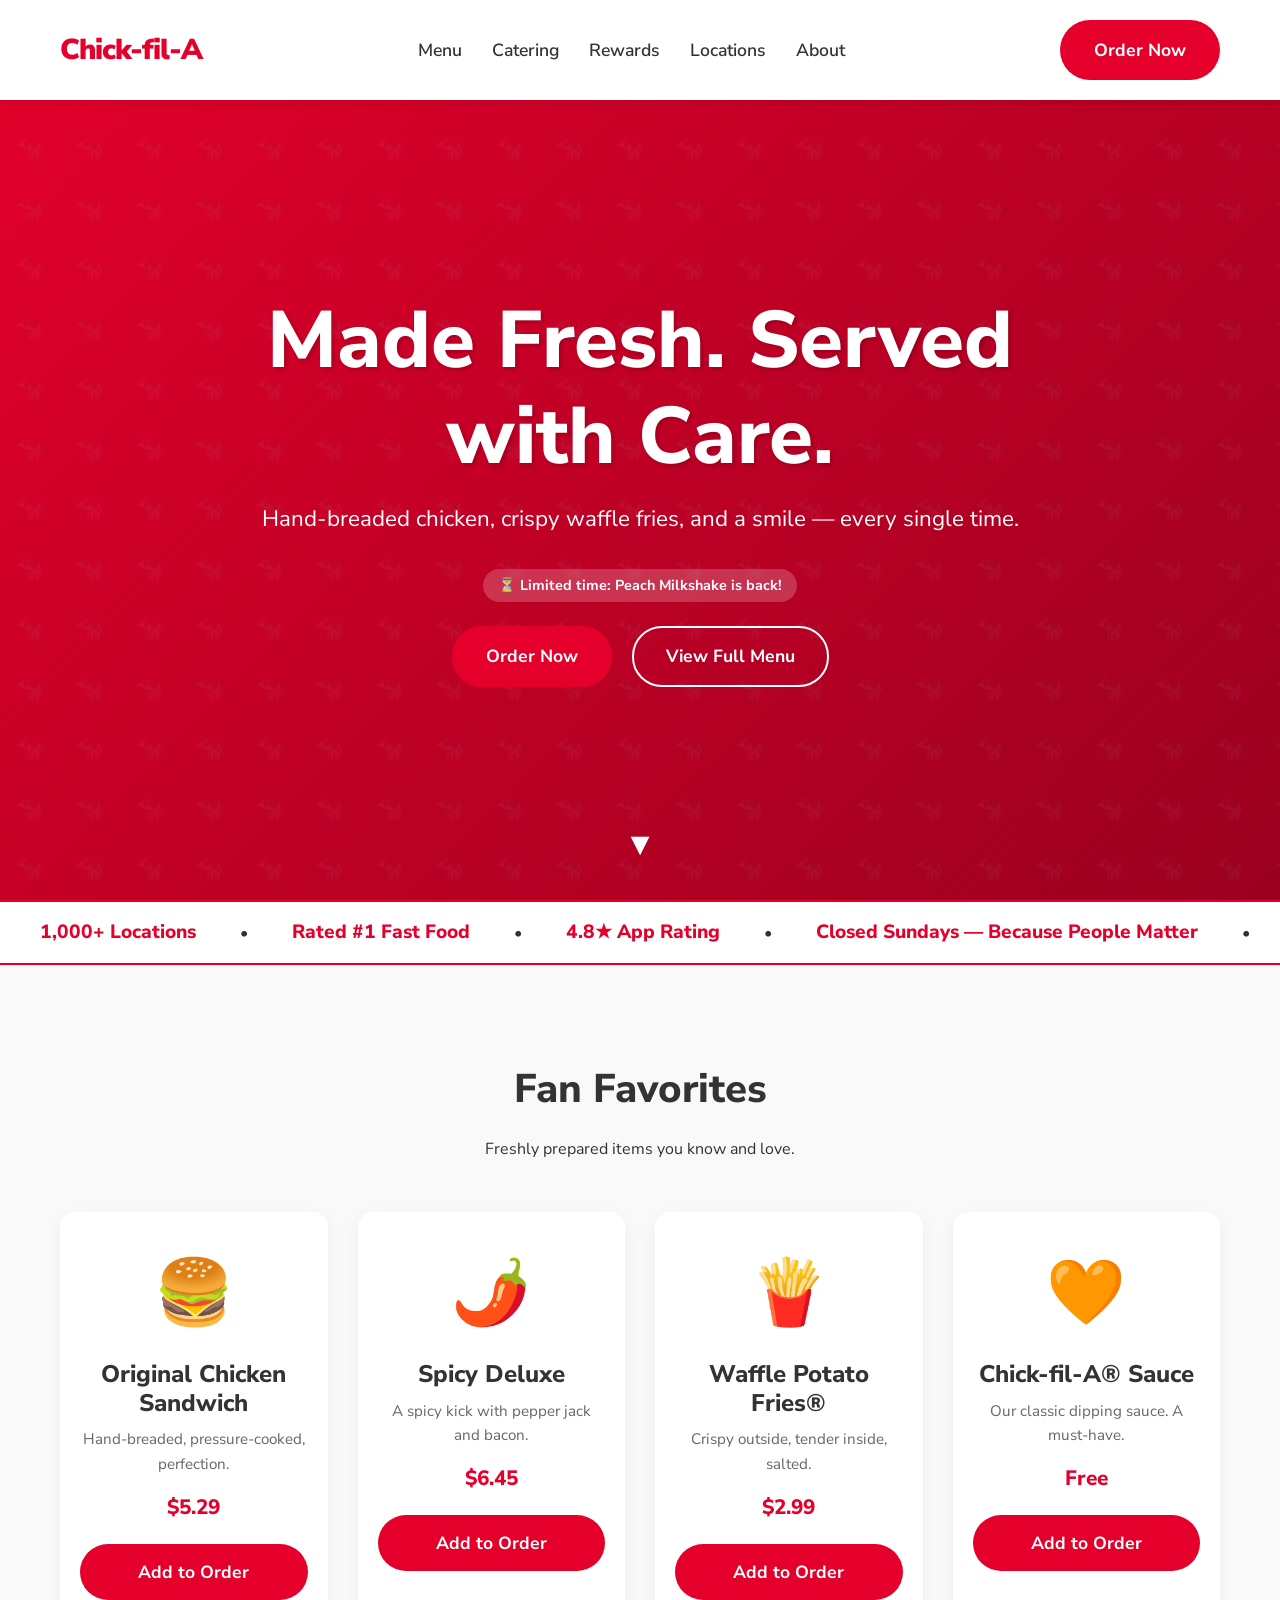
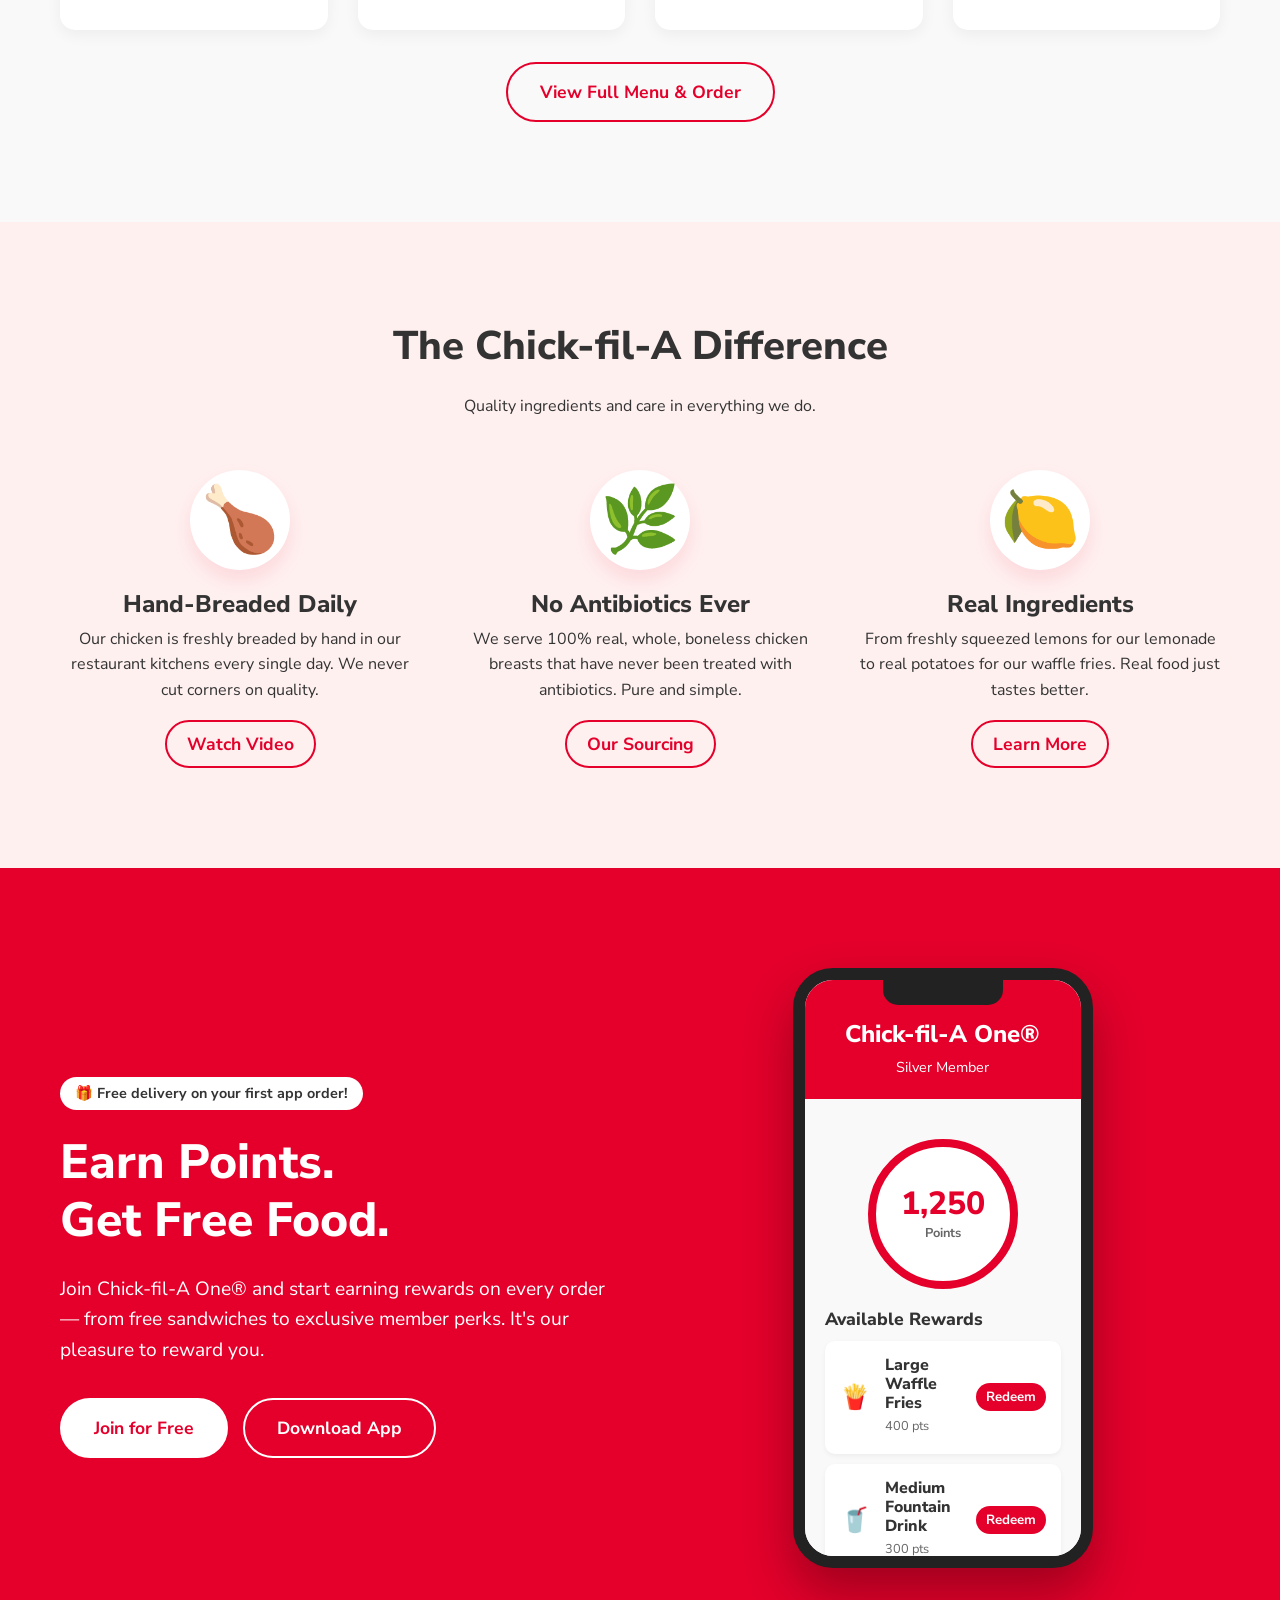
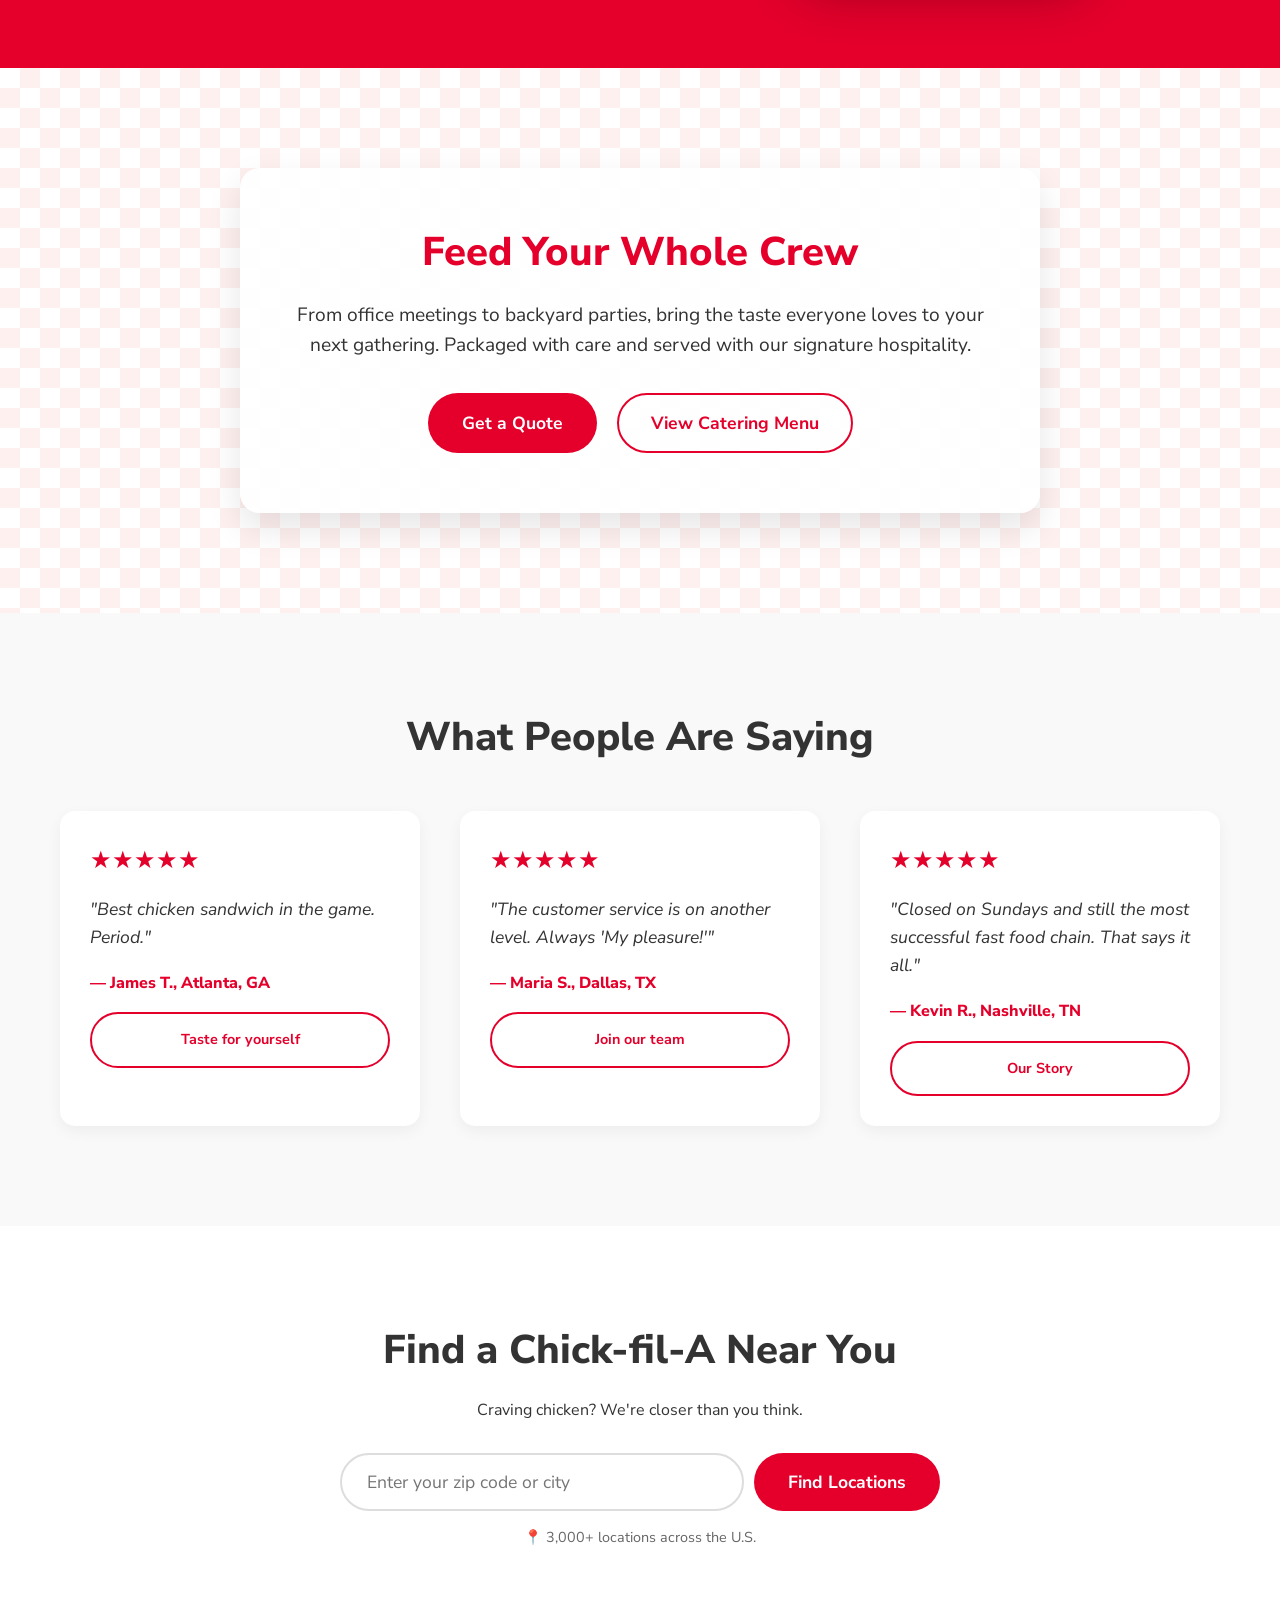
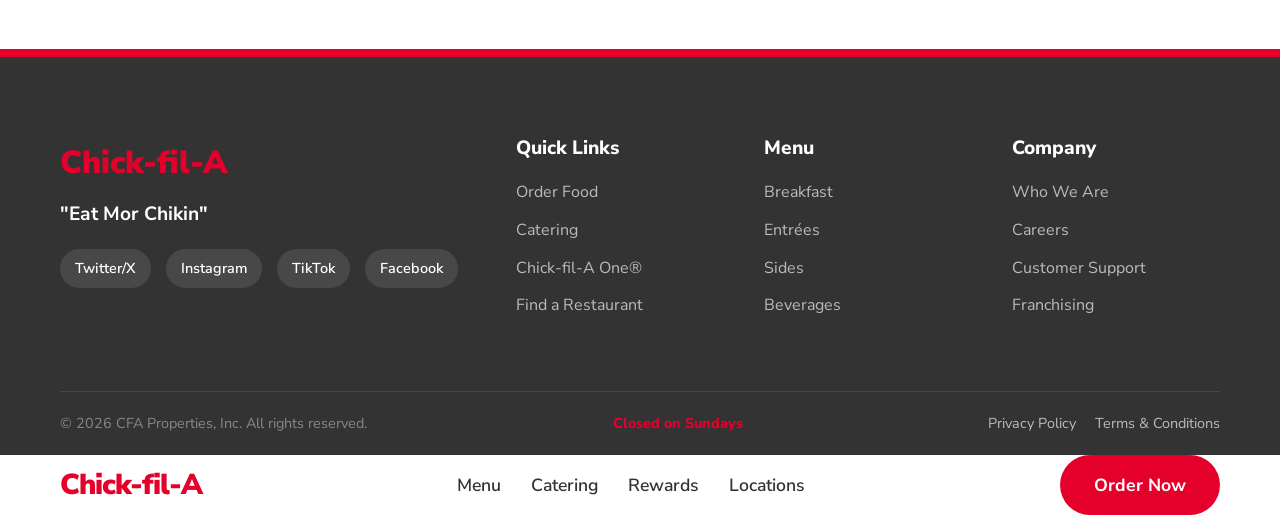
<file: index.html>
<!DOCTYPE html>
<html lang="en">
<head>
    <meta charset="UTF-8">
    <meta name="viewport" content="width=device-width, initial-scale=1.0">
    <title>Chick-fil-A | Made Fresh. Served with Care.</title>
    <link rel="preconnect" href="https://fonts.googleapis.com">
    <link rel="preconnect" href="https://fonts.gstatic.com" crossorigin>
    <link href="https://fonts.googleapis.com/css2?family=Nunito+Sans:wght@400;600;700;800;900&display=swap" rel="stylesheet">
    <link rel="stylesheet" href="style.css">
</head>
<body>

    <header id="header">
        <div class="container nav-container">
            <a href="#" class="logo">Chick-fil-A</a>
            <nav class="nav-links" id="nav-links">
                <a href="#menu" class="nav-item">Menu</a>
                <a href="#catering" class="nav-item">Catering</a>
                <a href="#rewards" class="nav-item">Rewards</a>
                <a href="#locations" class="nav-item">Locations</a>
                <a href="#about" class="nav-item">About</a>
                <a href="#menu" class="btn btn-primary d-mobile-only" style="display:none; width:100%; margin-top:20px;">Order Now</a>
            </nav>
            <a href="#menu" class="btn btn-primary nav-cta">Order Now</a>
            <button class="hamburger" id="hamburger" aria-label="Toggle menu" aria-expanded="false">☰</button>
        </div>
    </header>

    <section class="hero" id="hero">
        <div class="hero-bg"></div>
        <div class="cow-pattern"></div>
        <div class="container hero-content">
            <h1>Made Fresh. Served with Care.</h1>
            <p>Hand-breaded chicken, crispy waffle fries, and a smile — every single time.</p>
            <span class="microcopy">⏳ Limited time: Peach Milkshake is back!</span>
            <div class="hero-btns">
                <a href="#menu" class="btn btn-primary">Order Now</a>
                <a href="#menu" class="btn btn-outline">View Full Menu</a>
            </div>
        </div>
        <a href="#social-proof" class="scroll-down" aria-label="Scroll down">▼</a>
    </section>

    <section id="social-proof" class="social-proof">
        <div class="marquee">
            <span>1,000+ Locations</span> • 
            <span>Rated #1 Fast Food</span> • 
            <span>4.8★ App Rating</span> • 
            <span>Closed Sundays — Because People Matter</span> • 
            <span>100M+ Meals Served</span> • 
            <span>1,000+ Locations</span> • 
            <span>Rated #1 Fast Food</span> • 
            <span>4.8★ App Rating</span> • 
            <span>Closed Sundays — Because People Matter</span> • 
            <span>100M+ Meals Served</span>
        </div>
    </section>

    <section id="menu" class="section bg-gray">
        <div class="container">
            <div class="text-center reveal">
                <h2>Fan Favorites</h2>
                <p>Freshly prepared items you know and love.</p>
            </div>
            
            <div class="grid-4">
                <div class="menu-card reveal">
                    <div class="menu-icon">🍔</div>
                    <h3>Original Chicken Sandwich</h3>
                    <p>Hand-breaded, pressure-cooked, perfection.</p>
                    <div class="price">$5.29</div>
                    <button class="btn btn-primary" onclick="alert('Added to order!')">Add to Order</button>
                </div>
                
                <div class="menu-card reveal" style="transition-delay: 0.1s;">
                    <div class="menu-icon">🌶️</div>
                    <h3>Spicy Deluxe</h3>
                    <p>A spicy kick with pepper jack and bacon.</p>
                    <div class="price">$6.45</div>
                    <button class="btn btn-primary" onclick="alert('Added to order!')">Add to Order</button>
                </div>
                
                <div class="menu-card reveal" style="transition-delay: 0.2s;">
                    <div class="menu-icon">🍟</div>
                    <h3>Waffle Potato Fries®</h3>
                    <p>Crispy outside, tender inside, salted.</p>
                    <div class="price">$2.99</div>
                    <button class="btn btn-primary" onclick="alert('Added to order!')">Add to Order</button>
                </div>
                
                <div class="menu-card reveal" style="transition-delay: 0.3s;">
                    <div class="menu-icon">🧡</div>
                    <h3>Chick-fil-A® Sauce</h3>
                    <p>Our classic dipping sauce. A must-have.</p>
                    <div class="price">Free</div>
                    <button class="btn btn-primary" onclick="alert('Added to order!')">Add to Order</button>
                </div>
            </div>

            <div class="text-center mt-2 reveal">
                <a href="#menu" class="btn btn-outline-red">View Full Menu & Order</a>
            </div>
        </div>
    </section>

    <section id="about" class="section bg-light-red">
        <div class="container">
            <div class="text-center reveal mb-2">
                <h2>The Chick-fil-A Difference</h2>
                <p>Quality ingredients and care in everything we do.</p>
            </div>

            <div class="grid-3">
                <div class="feature-item reveal">
                    <div class="feature-icon">🍗</div>
                    <h3>Hand-Breaded Daily</h3>
                    <p>Our chicken is freshly breaded by hand in our restaurant kitchens every single day. We never cut corners on quality.</p>
                    <a href="#about" class="btn btn-outline-red mt-1" style="min-height: 40px; padding: 8px 20px;">Watch Video</a>
                </div>
                
                <div class="feature-item reveal" style="transition-delay: 0.1s;">
                    <div class="feature-icon">🌿</div>
                    <h3>No Antibiotics Ever</h3>
                    <p>We serve 100% real, whole, boneless chicken breasts that have never been treated with antibiotics. Pure and simple.</p>
                    <a href="#about" class="btn btn-outline-red mt-1" style="min-height: 40px; padding: 8px 20px;">Our Sourcing</a>
                </div>

                <div class="feature-item reveal" style="transition-delay: 0.2s;">
                    <div class="feature-icon">🍋</div>
                    <h3>Real Ingredients</h3>
                    <p>From freshly squeezed lemons for our lemonade to real potatoes for our waffle fries. Real food just tastes better.</p>
                    <a href="#about" class="btn btn-outline-red mt-1" style="min-height: 40px; padding: 8px 20px;">Learn More</a>
                </div>
            </div>
        </div>
    </section>

    <section id="rewards" class="section bg-red">
        <div class="container split-layout">
            <div class="reveal">
                <span class="microcopy" style="color:var(--text-dark); background:var(--secondary);">🎁 Free delivery on your first app order!</span>
                <h2 style="font-size: 3rem;">Earn Points.<br>Get Free Food.</h2>
                <p style="font-size: 1.2rem; margin-bottom: 2rem;">Join Chick-fil-A One® and start earning rewards on every order — from free sandwiches to exclusive member perks. It's our pleasure to reward you.</p>
                <div style="display:flex; gap:15px; flex-wrap:wrap;">
                    <a href="#rewards" class="btn btn-outline" style="background:var(--secondary); color:var(--primary);">Join for Free</a>
                    <a href="#rewards" class="btn btn-outline">Download App</a>
                </div>
            </div>

            <div class="reveal">
                <div class="mock-phone">
                    <div class="phone-notch"></div>
                    <div class="phone-header">
                        <h3>Chick-fil-A One®</h3>
                        <p style="font-size: 0.9rem;">Silver Member</p>
                    </div>
                    <div class="phone-body">
                        <div class="points-circle">
                            <h4>1,250</h4>
                            <span>Points</span>
                        </div>
                        <h3 style="font-size: 1.1rem; margin-bottom: 10px;">Available Rewards</h3>
                        <div class="reward-item">
                            <span style="font-size: 1.5rem;">🍟</span>
                            <div>
                                <h4 style="margin:0; font-size:1rem;">Large Waffle Fries</h4>
                                <span style="font-size:0.8rem; color:var(--text-light);">400 pts</span>
                            </div>
                            <button class="btn-primary" style="margin-left:auto; border:none; padding:5px 10px; border-radius:15px; font-weight:bold; cursor:pointer;">Redeem</button>
                        </div>
                        <div class="reward-item">
                            <span style="font-size: 1.5rem;">🥤</span>
                            <div>
                                <h4 style="margin:0; font-size:1rem;">Medium Fountain Drink</h4>
                                <span style="font-size:0.8rem; color:var(--text-light);">300 pts</span>
                            </div>
                            <button class="btn-primary" style="margin-left:auto; border:none; padding:5px 10px; border-radius:15px; font-weight:bold; cursor:pointer;">Redeem</button>
                        </div>
                    </div>
                </div>
            </div>
        </div>
    </section>

    <section id="catering" class="section bg-checkered">
        <div class="container">
            <div class="catering-card text-center reveal">
                <h2 style="color: var(--primary);">Feed Your Whole Crew</h2>
                <p style="font-size: 1.2rem; margin-bottom: 2rem;">From office meetings to backyard parties, bring the taste everyone loves to your next gathering. Packaged with care and served with our signature hospitality.</p>
                <div style="display:flex; gap:20px; justify-content:center; flex-wrap:wrap;">
                    <a href="#catering" class="btn btn-primary">Get a Quote</a>
                    <a href="#catering" class="btn btn-outline-red">View Catering Menu</a>
                </div>
            </div>
        </div>
    </section>

    <section class="section bg-gray">
        <div class="container">
            <div class="text-center reveal mb-2">
                <h2>What People Are Saying</h2>
            </div>
            
            <div class="grid-3">
                <div class="testimonial-card reveal">
                    <div class="stars">★★★★★</div>
                    <p class="quote">"Best chicken sandwich in the game. Period."</p>
                    <p class="author">— James T., Atlanta, GA</p>
                    <a href="#order" class="btn btn-outline-red mt-1" style="width:100%; font-size:0.9rem;">Taste for yourself</a>
                </div>
                
                <div class="testimonial-card reveal" style="transition-delay: 0.1s;">
                    <div class="stars">★★★★★</div>
                    <p class="quote">"The customer service is on another level. Always 'My pleasure!'"</p>
                    <p class="author">— Maria S., Dallas, TX</p>
                    <a href="#jobs" class="btn btn-outline-red mt-1" style="width:100%; font-size:0.9rem;">Join our team</a>
                </div>
                
                <div class="testimonial-card reveal" style="transition-delay: 0.2s;">
                    <div class="stars">★★★★★</div>
                    <p class="quote">"Closed on Sundays and still the most successful fast food chain. That says it all."</p>
                    <p class="author">— Kevin R., Nashville, TN</p>
                    <a href="#about" class="btn btn-outline-red mt-1" style="width:100%; font-size:0.9rem;">Our Story</a>
                </div>
            </div>
        </div>
    </section>

    <section id="locations" class="section">
        <div class="container text-center reveal">
            <div class="location-finder">
                <h2>Find a Chick-fil-A Near You</h2>
                <p>Craving chicken? We're closer than you think.</p>
                <form id="location-form" class="search-form">
                    <input type="text" id="zip-input" placeholder="Enter your zip code or city" required aria-label="Enter zip code or city">
                    <button type="submit" class="btn btn-primary">Find Locations</button>
                </form>
                <p style="font-size: 0.9rem; color: var(--text-light);">📍 3,000+ locations across the U.S.</p>
            </div>
        </div>
    </section>

    <footer>
        <div class="container">
            <div class="footer-grid">
                <div>
                    <a href="#" class="footer-logo">Chick-fil-A</a>
                    <p class="footer-tagline">"Eat Mor Chikin"</p>
                    <div class="social-links">
                        <a href="#twitter" aria-label="Twitter">Twitter/X</a>
                        <a href="#instagram" aria-label="Instagram">Instagram</a>
                        <a href="#tiktok" aria-label="TikTok">TikTok</a>
                        <a href="#facebook" aria-label="Facebook">Facebook</a>
                    </div>
                </div>
                
                <div>
                    <h4>Quick Links</h4>
                    <ul>
                        <li><a href="#menu">Order Food</a></li>
                        <li><a href="#catering">Catering</a></li>
                        <li><a href="#rewards">Chick-fil-A One®</a></li>
                        <li><a href="#locations">Find a Restaurant</a></li>
                    </ul>
                </div>

                <div>
                    <h4>Menu</h4>
                    <ul>
                        <li><a href="#menu">Breakfast</a></li>
                        <li><a href="#menu">Entrées</a></li>
                        <li><a href="#menu">Sides</a></li>
                        <li><a href="#menu">Beverages</a></li>
                    </ul>
                </div>

                <div>
                    <h4>Company</h4>
                    <ul>
                        <li><a href="#about">Who We Are</a></li>
                        <li><a href="#about">Careers</a></li>
                        <li><a href="#about">Customer Support</a></li>
                        <li><a href="#about">Franchising</a></li>
                    </ul>
                </div>
            </div>

            <div class="footer-bottom">
                <p>&copy; 2026 CFA Properties, Inc. All rights reserved.</p>
                <p class="closed-sundays">Closed on Sundays</p>
                <p>
                    <a href="#" style="margin-right:15px; color:#bbb;">Privacy Policy</a>
                    <a href="#" style="color:#bbb;">Terms & Conditions</a>
                </p>
            </div>
        </div>
    </footer>
    <div class="container nav-container">
    <a href="#" class="logo">Chick-fil-A</a>
    
    <nav class="nav-links" id="nav-links">
        <a href="#menu" class="nav-item">Menu</a>
        <a href="#catering" class="nav-item">Catering</a>
        <a href="#rewards" class="nav-item">Rewards</a>
        <a href="#locations" class="nav-item">Locations</a>
    </nav>

    <a href="#menu" class="btn btn-primary nav-cta">Order Now</a>
    
    <button class="hamburger" id="hamburger">☰</button>
</div>

<div class="mobile-sticky-cta">
    <a href="#menu" class="btn btn-primary full-width">Order Now</a>
</div>

    <script src="script.js"></script>
</body>
</html>
</file>
<file: style.css>
:root {
    --primary: #E4002B;
    --secondary: #FFFFFF;
    --accent: #DD0031;
    --text-dark: #333333;
    --text-light: #666666;
    --bg-light: #F9F9F9;
    --bg-red-light: #FFF0F0;
    --transition: all 0.3s ease;
}

* {
    margin: 0;
    padding: 0;
    box-sizing: border-box;
    font-family: 'Nunito Sans', sans-serif;
}

html {
    scroll-behavior: smooth;
}

body {
    color: var(--text-dark);
    background-color: var(--secondary);
    overflow-x: hidden;
    line-height: 1.6;
}

a {
    text-decoration: none;
    color: inherit;
}

ul {
    list-style: none;
}

/* Typography */
h1, h2, h3, h4 {
    font-weight: 800;
    line-height: 1.2;
}

h1 { font-size: 3rem; margin-bottom: 1rem; }
h2 { font-size: 2.5rem; margin-bottom: 1.5rem; }
h3 { font-size: 1.5rem; margin-bottom: 0.5rem; }

.text-center { text-align: center; }
.mt-1 { margin-top: 1rem; }
.mt-2 { margin-top: 2rem; }
.mb-1 { margin-bottom: 1rem; }
.mb-2 { margin-bottom: 2rem; }

/* Buttons */
.btn {
    display: inline-flex;
    align-items: center;
    justify-content: center;
    padding: 14px 32px;
    border-radius: 30px;
    font-weight: 700;
    font-size: 1.1rem;
    cursor: pointer;
    transition: var(--transition);
    min-height: 48px;
    text-align: center;
    border: 2px solid transparent;
}

.btn-primary {
    background-color: var(--primary);
    color: var(--secondary);
}

.btn-primary:hover {
    background-color: var(--accent);
    transform: translateY(-2px);
    box-shadow: 0 4px 12px rgba(228, 0, 43, 0.3);
}

.btn-outline {
    background-color: transparent;
    color: var(--secondary);
    border-color: var(--secondary);
}

.btn-outline:hover {
    background-color: var(--secondary);
    color: var(--primary);
    transform: translateY(-2px);
}

.btn-outline-red {
    background-color: transparent;
    color: var(--primary);
    border-color: var(--primary);
}

.btn-outline-red:hover {
    background-color: var(--primary);
    color: var(--secondary);
}

/* Animations */
.reveal {
    opacity: 0;
    transform: translateY(40px);
    transition: all 0.8s cubic-bezier(0.5, 0, 0, 1);
}

.reveal.active {
    opacity: 1;
    transform: translateY(0);
}

/* Container */
.container {
    width: 100%;
    max-width: 1200px;
    margin: 0 auto;
    padding: 0 20px;
}

/* 1. Sticky Navigation Bar */
header {
    position: fixed;
    top: 0;
    left: 0;
    width: 100%;
    background-color: var(--secondary);
    z-index: 1000;
    transition: var(--transition);
    box-shadow: 0 2px 10px rgba(0,0,0,0.1);
    padding: 20px 0;
}

header.scrolled {
    padding: 10px 0;
}

.nav-container {
    display: flex;
    justify-content: space-between;
    align-items: center;
}

.logo {
    font-size: 1.8rem;
    font-weight: 900;
    color: var(--primary);
    letter-spacing: -1px;
}

.nav-links {
    display: flex;
    gap: 30px;
    align-items: center;
}

.nav-links a {
    font-weight: 600;
    font-size: 1.1rem;
    color: var(--text-dark);
    transition: var(--transition);
    position: relative;
}

.nav-links a::after {
    content: '';
    position: absolute;
    width: 0;
    height: 2px;
    bottom: -4px;
    left: 0;
    background-color: var(--primary);
    transition: var(--transition);
}

.nav-links a:hover::after, .nav-links a.active::after {
    width: 100%;
}

.nav-links a:hover {
    color: var(--primary);
}

.hamburger {
    display: none;
    background: none;
    border: none;
    font-size: 2rem;
    color: var(--primary);
    cursor: pointer;
}

/* 2. Hero Section */
.hero {
    position: relative;
    height: 100vh;
    min-height: 600px;
    display: flex;
    align-items: center;
    justify-content: center;
    text-align: center;
    color: var(--secondary);
    overflow: hidden;
    padding-top: 80px;
}

.hero-bg {
    position: absolute;
    top: 0;
    left: 0;
    width: 100%;
    height: 100%;
    background: linear-gradient(135deg, #E4002B 0%, #9B0020 100%);
    z-index: -2;
}

.cow-pattern {
    position: absolute;
    top: 0;
    left: 0;
    width: 100%;
    height: 100%;
    background-image: url("data:image/svg+xml,%3Csvg width='60' height='60' xmlns='http://www.w3.org/2000/svg'%3E%3Ctext x='50%25' y='50%25' font-size='24' fill='white' text-anchor='middle' dominant-baseline='middle'%3E🐄%3C/text%3E%3C/svg%3E");
    opacity: 0.05;
    z-index: -1;
}

.hero-content {
    max-width: 800px;
}

.hero h1 {
    font-size: 4rem;
    text-shadow: 2px 2px 4px rgba(0,0,0,0.2);
    animation: fadeInDown 1s ease-out;
}

.hero p {
    font-size: 1.4rem;
    margin-bottom: 2rem;
    animation: fadeInUp 1s ease-out 0.3s backwards;
}

.microcopy {
    display: inline-block;
    background-color: rgba(255,255,255,0.2);
    padding: 5px 15px;
    border-radius: 20px;
    font-size: 0.9rem !important;
    font-weight: 700;
    margin-bottom: 1.5rem !important;
    animation: fadeInUp 1s ease-out 0.5s backwards;
}

.hero-btns {
    display: flex;
    gap: 20px;
    justify-content: center;
    animation: fadeInUp 1s ease-out 0.7s backwards;
}

.scroll-down {
    position: absolute;
    bottom: 30px;
    left: 50%;
    transform: translateX(-50%);
    font-size: 2rem;
    color: var(--secondary);
    animation: bounce 2s infinite;
}

/* 3. Social Proof Bar */
.social-proof {
    background-color: var(--secondary);
    border-top: 2px solid var(--primary);
    border-bottom: 2px solid var(--primary);
    padding: 15px 0;
    overflow: hidden;
    white-space: nowrap;
    position: relative;
}

.marquee {
    display: inline-block;
    animation: marquee 25s linear infinite;
}

.marquee span {
    color: var(--primary);
    font-weight: 800;
    font-size: 1.2rem;
    margin: 0 40px;
}

/* 4. Featured Menu Section */
.section {
    padding: 100px 0;
}

.bg-gray {
    background-color: var(--bg-light);
}

.grid-4 {
    display: grid;
    grid-template-columns: repeat(1, 1fr);
    gap: 30px;
    margin-top: 50px;
}

.menu-card {
    background: var(--secondary);
    border-radius: 15px;
    padding: 30px 20px;
    text-align: center;
    box-shadow: 0 5px 15px rgba(0,0,0,0.05);
    transition: var(--transition);
    position: relative;
    overflow: hidden;
}

.menu-card:hover {
    transform: translateY(-10px);
    box-shadow: 0 15px 30px rgba(228, 0, 43, 0.15);
}

.menu-icon {
    font-size: 4rem;
    margin-bottom: 15px;
}

.menu-card h3 {
    color: var(--text-dark);
    margin-bottom: 10px;
}

.menu-card p {
    color: var(--text-light);
    font-size: 0.95rem;
    margin-bottom: 15px;
}

.price {
    font-weight: 800;
    font-size: 1.3rem;
    color: var(--primary);
    margin-bottom: 20px;
}

.menu-card .btn {
    width: 100%;
}

/* 5. The Difference Section */
.bg-light-red {
    background-color: var(--bg-red-light);
}

.grid-3 {
    display: grid;
    grid-template-columns: repeat(1, 1fr);
    gap: 40px;
    margin-top: 50px;
}

.feature-item {
    text-align: center;
}

.feature-icon {
    font-size: 4rem;
    margin-bottom: 20px;
    display: inline-block;
    background: var(--secondary);
    width: 100px;
    height: 100px;
    line-height: 100px;
    border-radius: 50%;
    box-shadow: 0 10px 20px rgba(228,0,43,0.1);
}

/* 6. Rewards Section */
.bg-red {
    background-color: var(--primary);
    color: var(--secondary);
}

.split-layout {
    display: grid;
    grid-template-columns: 1fr;
    gap: 50px;
    align-items: center;
}

.mock-phone {
    width: 300px;
    height: 600px;
    background: var(--secondary);
    border-radius: 40px;
    margin: 0 auto;
    border: 12px solid #222;
    box-shadow: 0 25px 50px rgba(0,0,0,0.3);
    position: relative;
    overflow: hidden;
    display: flex;
    flex-direction: column;
}

.phone-notch {
    position: absolute;
    top: 0;
    left: 50%;
    transform: translateX(-50%);
    width: 120px;
    height: 25px;
    background: #222;
    border-bottom-left-radius: 15px;
    border-bottom-right-radius: 15px;
    z-index: 10;
}

.phone-header {
    background: var(--primary);
    color: var(--secondary);
    padding: 40px 20px 20px;
    text-align: center;
}

.phone-body {
    padding: 20px;
    flex: 1;
    background: var(--bg-light);
    color: var(--text-dark);
}

.points-circle {
    width: 150px;
    height: 150px;
    border: 8px solid var(--primary);
    border-radius: 50%;
    margin: 20px auto;
    display: flex;
    flex-direction: column;
    justify-content: center;
    align-items: center;
    background: var(--secondary);
}

.points-circle h4 { font-size: 2rem; color: var(--primary); margin: 0; }
.points-circle span { font-size: 0.8rem; font-weight: 700; color: var(--text-light); }

.reward-item {
    background: var(--secondary);
    padding: 15px;
    border-radius: 10px;
    margin-bottom: 10px;
    box-shadow: 0 2px 5px rgba(0,0,0,0.05);
    display: flex;
    align-items: center;
    gap: 15px;
}

/* 7. Catering Section */
.bg-checkered {
    background-color: var(--secondary);
    background-image: 
        linear-gradient(45deg, var(--bg-red-light) 25%, transparent 25%),
        linear-gradient(-45deg, var(--bg-red-light) 25%, transparent 25%),
        linear-gradient(45deg, transparent 75%, var(--bg-red-light) 75%),
        linear-gradient(-45deg, transparent 75%, var(--bg-red-light) 75%);
    background-size: 40px 40px;
    background-position: 0 0, 0 20px, 20px -20px, -20px 0px;
    position: relative;
}

.catering-card {
    background: rgba(255, 255, 255, 0.95);
    padding: 60px 40px;
    border-radius: 20px;
    box-shadow: 0 15px 35px rgba(0,0,0,0.1);
    max-width: 800px;
    margin: 0 auto;
}

/* 8. Testimonials Section */
.testimonial-card {
    background: var(--secondary);
    padding: 30px;
    border-radius: 15px;
    box-shadow: 0 5px 15px rgba(0,0,0,0.05);
}

.stars {
    color: var(--primary);
    font-size: 1.5rem;
    margin-bottom: 15px;
}

.quote {
    font-style: italic;
    margin-bottom: 20px;
    font-size: 1.1rem;
}

.author {
    font-weight: 800;
    color: var(--primary);
}

/* 9. Location Finder */
.location-finder {
    max-width: 600px;
    margin: 0 auto;
}

.search-form {
    display: flex;
    gap: 10px;
    margin-top: 30px;
    margin-bottom: 15px;
}

.search-form input {
    flex: 1;
    padding: 15px 25px;
    border: 2px solid #ddd;
    border-radius: 30px;
    font-size: 1.1rem;
    outline: none;
    transition: var(--transition);
}

.search-form input:focus {
    border-color: var(--primary);
}

/* 10. Footer */
footer {
    background-color: var(--text-dark);
    color: var(--secondary);
    padding: 80px 0 20px;
    border-top: 8px solid var(--primary);
}

.footer-grid {
    display: grid;
    grid-template-columns: repeat(1, 1fr);
    gap: 40px;
    margin-bottom: 60px;
}

.footer-logo {
    font-size: 2rem;
    color: var(--primary);
    font-weight: 900;
    margin-bottom: 10px;
    display: inline-block;
}

.footer-tagline {
    font-weight: 700;
    font-size: 1.2rem;
    margin-bottom: 20px;
}

footer h4 {
    color: var(--secondary);
    margin-bottom: 20px;
    font-size: 1.2rem;
}

footer ul li {
    margin-bottom: 12px;
}

footer ul li a {
    color: #bbb;
    transition: var(--transition);
}

footer ul li a:hover {
    color: var(--primary);
    padding-left: 5px;
}

.social-links {
    display: flex;
    gap: 15px;
    flex-wrap: wrap;
}

.social-links a {
    background: rgba(255,255,255,0.1);
    padding: 8px 15px;
    border-radius: 20px;
    font-weight: 600;
    font-size: 0.9rem;
}

.social-links a:hover {
    background: var(--primary);
    color: var(--secondary);
}

.footer-bottom {
    border-top: 1px solid rgba(255,255,255,0.1);
    padding-top: 20px;
    display: flex;
    justify-content: space-between;
    align-items: center;
    flex-wrap: wrap;
    gap: 20px;
    font-size: 0.9rem;
    color: #888;
}

.closed-sundays {
    color: var(--primary);
    font-weight: 800;
}

/* Keyframes */
@keyframes fadeInDown {
    from { opacity: 0; transform: translateY(-30px); }
    to { opacity: 1; transform: translateY(0); }
}

@keyframes fadeInUp {
    from { opacity: 0; transform: translateY(30px); }
    to { opacity: 1; transform: translateY(0); }
}

@keyframes bounce {
    0%, 20%, 50%, 80%, 100% { transform: translateY(0) translateX(-50%); }
    40% { transform: translateY(-20px) translateX(-50%); }
    60% { transform: translateY(-10px) translateX(-50%); }
}

@keyframes marquee {
    0% { transform: translateX(0); }
    100% { transform: translateX(-50%); }
}

/* Media Queries */
@media (min-width: 640px) {
    .grid-4 { grid-template-columns: repeat(2, 1fr); }
    .grid-3 { grid-template-columns: repeat(2, 1fr); }
    .footer-grid { grid-template-columns: repeat(2, 1fr); }
    .hero h1 { font-size: 4rem; }
}

@media (min-width: 768px) {
    .split-layout { grid-template-columns: 1fr 1fr; }
    .grid-3 { grid-template-columns: repeat(3, 1fr); }
}

@media (min-width: 1024px) {
    .grid-4 { grid-template-columns: repeat(4, 1fr); }
    .footer-grid { grid-template-columns: 2fr 1fr 1fr 1fr; }
    .hero h1 { font-size: 5rem; }
}

@media (max-width: 850px) {
    .hamburger { display: block; }
    .nav-links {
        position: fixed;
        top: 70px;
        right: -100%;
        width: 250px;
        height: 100vh;
        background-color: var(--secondary);
        flex-direction: column;
        padding: 40px 20px;
        box-shadow: -5px 0 15px rgba(0,0,0,0.1);
        transition: right 0.4s ease;
        gap: 20px;
    }
    .nav-links.active { right: 0; }
    .nav-cta { display: none; }
    .search-form { flex-direction: column; }
}

/* 1. Base Desktop Styles (Already in your file) */
.nav-cta {
    display: inline-flex;
}

/* 2. Mobile Sticky Bar Styles */
.mobile-sticky-cta {
    display: none; /* Hidden by default on desktop */
    position: fixed;
    bottom: 0;
    left: 0;
    width: 100%;
    background: var(--secondary);
    padding: 15px 20px;
    box-shadow: 0 -5px 20px rgba(0,0,0,0.1);
    z-index: 999;
}

.full-width {
    width: 100%;
    height: 55px; /* Larger hit area for thumbs */
    font-size: 1.2rem;
}

/* 3. Media Queries for Responsiveness */
@media (max-width: 850px) {
    /* Hide the header button to avoid clutter */
    .nav-cta {
        display: none;
    }

    /* Show the sticky bottom button */
    .mobile-sticky-cta {
        display: block;
    }
    
    /* Ensure page content doesn't get hidden behind the sticky bar */
    body {
        padding-bottom: 80px; 
    }
}

/* 4. Smooth Hover/Active States for Touch */
.btn-primary:active {
    transform: scale(0.98);
    background-color: var(--accent);
}
</file>
